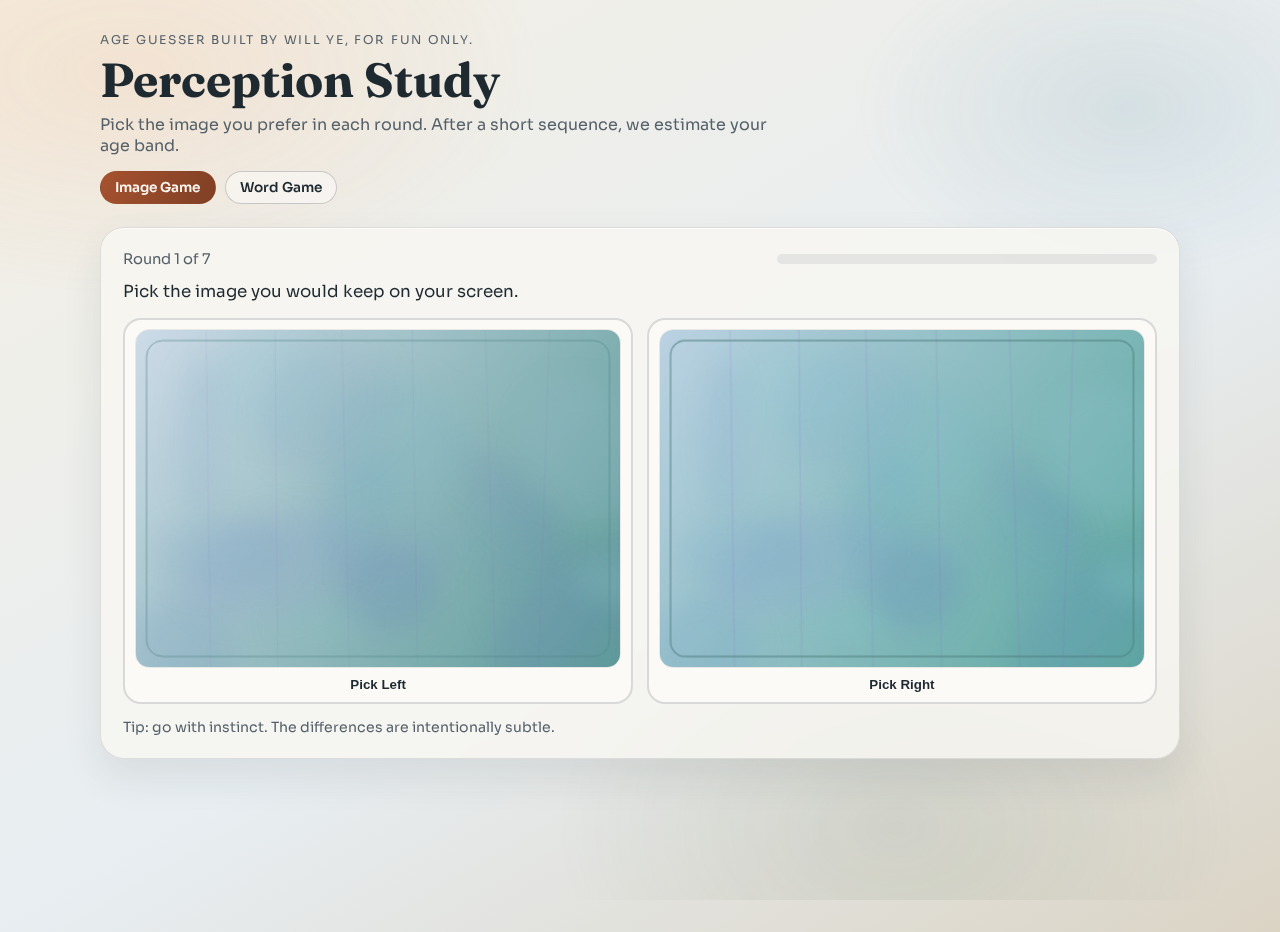
<file: index.html>
<!DOCTYPE html>
<html lang="en">
  <head>
    <meta charset="UTF-8" />
    <meta name="viewport" content="width=device-width, initial-scale=1.0" />
    <title>Signal Drift | Age Preference Game</title>
    <link rel="preconnect" href="https://fonts.googleapis.com" />
    <link rel="preconnect" href="https://fonts.gstatic.com" crossorigin />
    <link
      href="https://fonts.googleapis.com/css2?family=Sora:wght@400;600;700&family=Fraunces:opsz,wght@9..144,500;9..144,700&display=swap"
      rel="stylesheet"
    />
    <link rel="stylesheet" href="styles.css" />
    <link rel="stylesheet" href="words.css" />
  </head>
  <body>
    <div class="backdrop"></div>
    <main class="app" aria-live="polite">
      <header class="topbar">
        <p class="eyebrow">Age Guesser built by Will Ye, for fun only.</p>
        <h1>Perception Study</h1>
        <p class="subtitle">
          Pick the image you prefer in each round. After a short sequence, we estimate your age band.
        </p>
        <nav class="mode-switch" aria-label="Game mode">
          <a class="mode-link active" href="index.html">Image Game</a>
          <a class="mode-link" href="words.html">Word Game</a>
        </nav>
      </header>

      <section class="game-card" id="gameCard">
        <div class="status-row">
          <p id="roundLabel">Round 1 of 6</p>
          <div class="progress-track" aria-hidden="true">
            <div id="progressBar"></div>
          </div>
        </div>

        <p class="prompt" id="promptText">Choose the image that feels more appealing right now.</p>

        <div class="choices" id="choices" role="group" aria-label="Image preference choices">
          <button class="choice" id="choiceLeft" aria-label="Choose left image">
            <canvas id="canvasLeft" width="460" height="320"></canvas>
            <span>Pick Left</span>
          </button>
          <button class="choice" id="choiceRight" aria-label="Choose right image">
            <canvas id="canvasRight" width="460" height="320"></canvas>
            <span>Pick Right</span>
          </button>
        </div>

        <p class="hint">Tip: go with instinct. The differences are intentionally subtle.</p>
      </section>

      <section class="result-card hidden" id="resultCard">
        <p class="eyebrow">Estimated Range</p>
        <h2 id="ageResult">28-32</h2>
        <p id="confidenceText" class="confidence">Confidence 42%</p>
        <p id="explanationText" class="explanation"></p>
        <button id="playAgain" class="replay">Play Again</button>
      </section>
    </main>

    <script src="script.js"></script>
  </body>
</html>
</file>
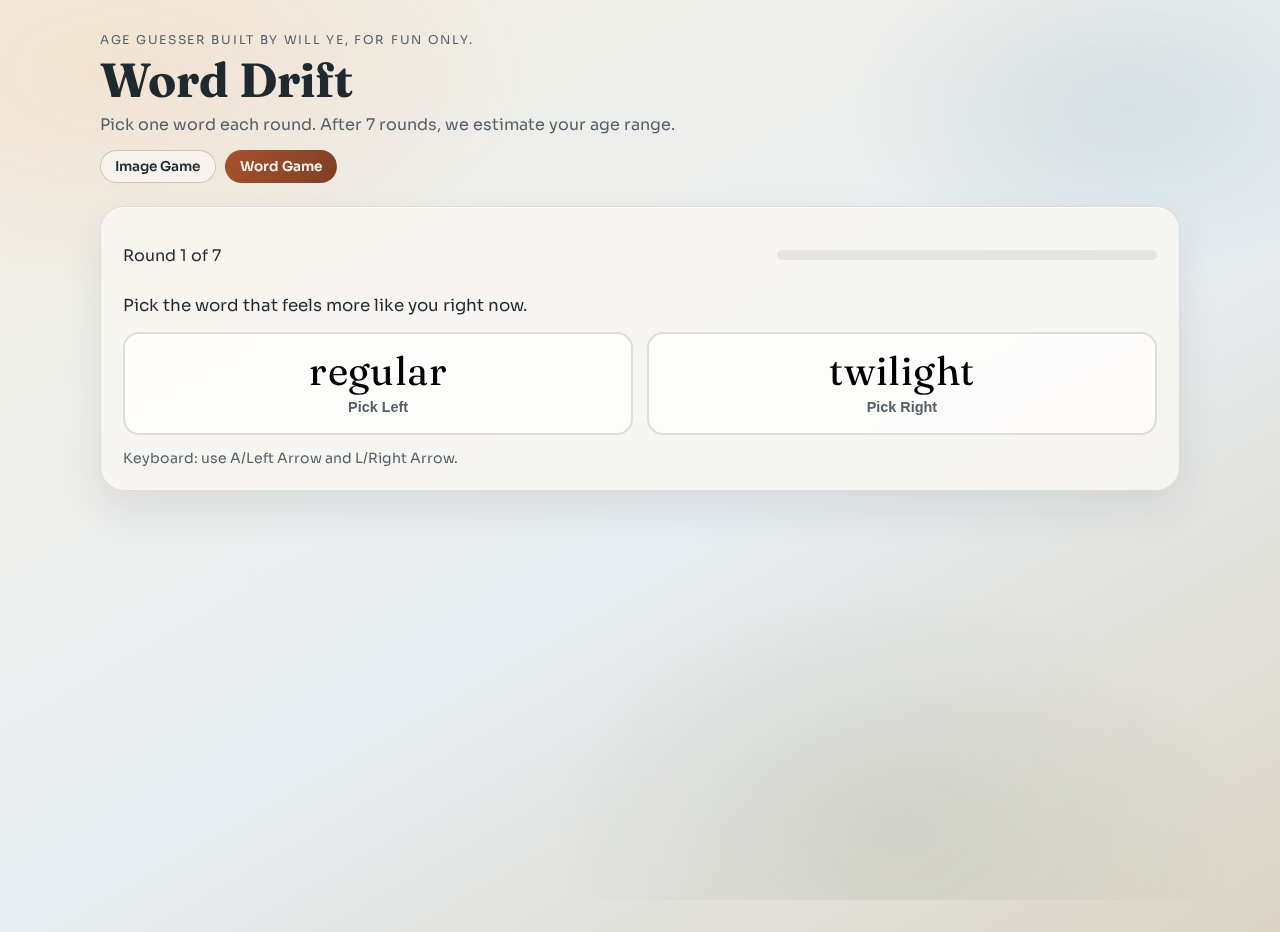
<file: words.html>
<!DOCTYPE html>
<html lang="en">
  <head>
    <meta charset="UTF-8" />
    <meta name="viewport" content="width=device-width, initial-scale=1.0" />
    <title>Word Drift | Age Preference Game</title>
    <link rel="preconnect" href="https://fonts.googleapis.com" />
    <link rel="preconnect" href="https://fonts.gstatic.com" crossorigin />
    <link
      href="https://fonts.googleapis.com/css2?family=Sora:wght@400;600;700&family=Fraunces:opsz,wght@9..144,500;9..144,700&display=swap"
      rel="stylesheet"
    />
    <link rel="stylesheet" href="styles.css" />
    <link rel="stylesheet" href="words.css" />
  </head>
  <body>
    <div class="backdrop"></div>
    <main class="app" aria-live="polite">
      <header class="topbar">
        <p class="eyebrow">Age Guesser built by Will Ye, for fun only.</p>
        <h1>Word Drift</h1>
        <p class="subtitle">
          Pick one word each round. After 7 rounds, we estimate your age range.
        </p>
        <nav class="mode-switch" aria-label="Game mode">
          <a class="mode-link" href="index.html">Image Game</a>
          <a class="mode-link active" href="words.html">Word Game</a>
        </nav>
      </header>

      <section class="game-card" id="wordGameCard">
        <div class="status-row">
          <p id="wordRoundLabel">Round 1 of 7</p>
          <div class="progress-track" aria-hidden="true">
            <div id="wordProgressBar"></div>
          </div>
        </div>

        <p class="prompt" id="wordPromptText">Pick the word that feels more like you right now.</p>

        <div class="word-choices" role="group" aria-label="Word preference choices">
          <button class="word-choice" id="wordChoiceLeft" aria-label="Choose left word">
            <span class="token" id="leftToken">steady</span>
            <span class="pick-label">Pick Left</span>
          </button>

          <button class="word-choice" id="wordChoiceRight" aria-label="Choose right word">
            <span class="token" id="rightToken">adaptive</span>
            <span class="pick-label">Pick Right</span>
          </button>
        </div>

        <p class="hint">Keyboard: use A/Left Arrow and L/Right Arrow.</p>
      </section>

      <section class="result-card hidden" id="wordResultCard">
        <p class="eyebrow">Estimated Range</p>
        <h2 id="wordAgeResult">33-37</h2>
        <p class="confidence" id="wordConfidenceText">Confidence 42%</p>
        <button id="playWordsAgain" class="replay">Play Again</button>
      </section>
    </main>

    <script src="words-data.js"></script>
    <script src="words.js"></script>
  </body>
</html>
</file>
<file: styles.css>
:root {
  --bg-top: #f4efe3;
  --bg-mid: #e8eef2;
  --bg-bottom: #dbd4c5;
  --ink: #1f2a30;
  --muted: #556069;
  --panel: rgba(248, 247, 241, 0.82);
  --panel-border: rgba(31, 42, 48, 0.12);
  --accent: #a6522f;
  --accent-soft: #de8d57;
  --success: #2f6758;
}

* {
  box-sizing: border-box;
}

body {
  margin: 0;
  min-height: 100vh;
  font-family: "Sora", "Avenir Next", "Trebuchet MS", sans-serif;
  color: var(--ink);
  background: linear-gradient(150deg, var(--bg-top), var(--bg-mid) 55%, var(--bg-bottom));
  overflow-x: hidden;
}

.backdrop {
  position: fixed;
  inset: 0;
  pointer-events: none;
  opacity: 0.6;
  background-image:
    radial-gradient(520px 280px at 10% 8%, rgba(243, 168, 114, 0.28), transparent 80%),
    radial-gradient(380px 240px at 88% 12%, rgba(79, 132, 152, 0.22), transparent 72%),
    radial-gradient(460px 320px at 70% 92%, rgba(88, 113, 84, 0.2), transparent 75%);
}

.app {
  width: min(1080px, 94vw);
  margin: 2rem auto 2.5rem;
  position: relative;
}

.topbar {
  margin-bottom: 1.4rem;
  animation: rise 0.6s ease-out;
}

.eyebrow {
  text-transform: uppercase;
  letter-spacing: 0.14em;
  font-size: 0.76rem;
  color: var(--muted);
  margin: 0;
}

h1,
h2 {
  margin: 0.35rem 0 0.45rem;
  font-family: "Fraunces", Georgia, serif;
  line-height: 1.1;
}

h1 {
  font-size: clamp(2rem, 4vw, 3rem);
}

h2 {
  font-size: clamp(2.1rem, 5vw, 3.2rem);
}

.subtitle {
  margin: 0;
  color: var(--muted);
  max-width: 58ch;
}

.game-card,
.result-card {
  border: 1px solid var(--panel-border);
  border-radius: 24px;
  background: var(--panel);
  backdrop-filter: blur(8px);
  box-shadow:
    0 18px 40px rgba(31, 42, 48, 0.09),
    inset 0 1px 0 rgba(255, 255, 255, 0.7);
  padding: clamp(1rem, 2vw, 1.4rem);
}

.status-row {
  display: flex;
  align-items: center;
  gap: 1rem;
  justify-content: space-between;
}

#roundLabel {
  margin: 0;
  color: var(--muted);
  font-size: 0.92rem;
}

.progress-track {
  width: min(380px, 58%);
  height: 10px;
  border-radius: 999px;
  background: rgba(31, 42, 48, 0.08);
  overflow: hidden;
}

#progressBar {
  height: 100%;
  width: 0;
  border-radius: 999px;
  background: linear-gradient(90deg, var(--accent), var(--accent-soft));
  transition: width 260ms ease;
}

.prompt {
  font-size: 1.05rem;
  margin: 0.8rem 0 1rem;
}

.choices {
  display: grid;
  grid-template-columns: repeat(2, minmax(0, 1fr));
  gap: 0.9rem;
}

.choice {
  border: 2px solid rgba(31, 42, 48, 0.16);
  background: rgba(252, 251, 247, 0.9);
  border-radius: 18px;
  padding: 0.6rem;
  display: grid;
  gap: 0.55rem;
  cursor: pointer;
  transition: transform 160ms ease, border-color 160ms ease, box-shadow 160ms ease;
}

.choice:hover {
  transform: translateY(-3px);
  border-color: rgba(166, 82, 47, 0.58);
  box-shadow: 0 8px 22px rgba(166, 82, 47, 0.15);
}

.choice.selected {
  border-color: var(--accent);
  box-shadow: 0 10px 24px rgba(166, 82, 47, 0.22);
}

.choice canvas {
  width: 100%;
  height: auto;
  border-radius: 14px;
  border: 1px solid rgba(31, 42, 48, 0.09);
  display: block;
}

.choice span {
  font-weight: 600;
  color: var(--ink);
}

.hint {
  margin: 0.9rem 0 0;
  font-size: 0.88rem;
  color: var(--muted);
}

.result-card {
  margin-top: 1rem;
  animation: rise 0.5s ease-out;
}

.confidence {
  color: var(--success);
  font-weight: 600;
  margin: 0.4rem 0;
}

.explanation {
  margin: 0.1rem 0 1rem;
  color: var(--muted);
  max-width: 64ch;
}

.replay {
  border: none;
  border-radius: 999px;
  background: linear-gradient(120deg, var(--accent), #7f3f24);
  color: #fff8f2;
  font-weight: 700;
  padding: 0.72rem 1.2rem;
  cursor: pointer;
  transition: transform 160ms ease, filter 160ms ease;
}

.replay:hover {
  transform: translateY(-1px);
  filter: brightness(1.03);
}

.hidden {
  display: none;
}

@keyframes rise {
  from {
    opacity: 0;
    transform: translateY(14px);
  }
  to {
    opacity: 1;
    transform: translateY(0);
  }
}

@media (max-width: 860px) {
  .choices {
    grid-template-columns: 1fr;
  }

  .choice span {
    text-align: left;
  }

  .progress-track {
    width: min(260px, 54%);
  }
}
</file>
<file: words.css>
.mode-switch {
  margin-top: 0.95rem;
  display: flex;
  gap: 0.55rem;
  flex-wrap: wrap;
}

.mode-link {
  display: inline-flex;
  align-items: center;
  justify-content: center;
  border-radius: 999px;
  border: 1px solid rgba(31, 42, 48, 0.22);
  padding: 0.45rem 0.9rem;
  color: var(--ink);
  text-decoration: none;
  font-weight: 600;
  font-size: 0.85rem;
  background: rgba(255, 255, 255, 0.45);
}

.mode-link:hover {
  border-color: rgba(166, 82, 47, 0.58);
}

.mode-link.active {
  background: linear-gradient(120deg, var(--accent), #7f3f24);
  border-color: transparent;
  color: #fff8f2;
}

.word-choices {
  display: grid;
  grid-template-columns: repeat(2, minmax(0, 1fr));
  gap: 0.9rem;
}

.word-choice {
  border: 2px solid rgba(31, 42, 48, 0.15);
  border-radius: 16px;
  background: rgba(255, 255, 255, 0.72);
  padding: 1.1rem 0.95rem;
  display: grid;
  gap: 0.5rem;
  cursor: pointer;
  transition: transform 160ms ease, border-color 160ms ease, box-shadow 160ms ease;
}

.word-choice:hover {
  transform: translateY(-2px);
  border-color: rgba(166, 82, 47, 0.58);
  box-shadow: 0 8px 18px rgba(166, 82, 47, 0.16);
}

.word-choice.selected {
  border-color: var(--accent);
  box-shadow: 0 9px 22px rgba(166, 82, 47, 0.2);
}

.token {
  font-family: "Fraunces", Georgia, serif;
  font-size: clamp(1.7rem, 4.1vw, 2.5rem);
  line-height: 1;
  letter-spacing: 0.01em;
}

.pick-label {
  font-weight: 600;
  font-size: 0.9rem;
  color: var(--muted);
}

.result-intro {
  margin: 0.2rem 0 0.9rem;
  color: var(--muted);
}

.result-actions {
  margin-top: 0.85rem;
  display: flex;
  flex-wrap: wrap;
  gap: 0.6rem;
}

.result-card .replay {
  margin-top: 0.4rem;
}

@media (max-width: 860px) {
  .word-choices {
    grid-template-columns: 1fr;
  }
}
</file>
